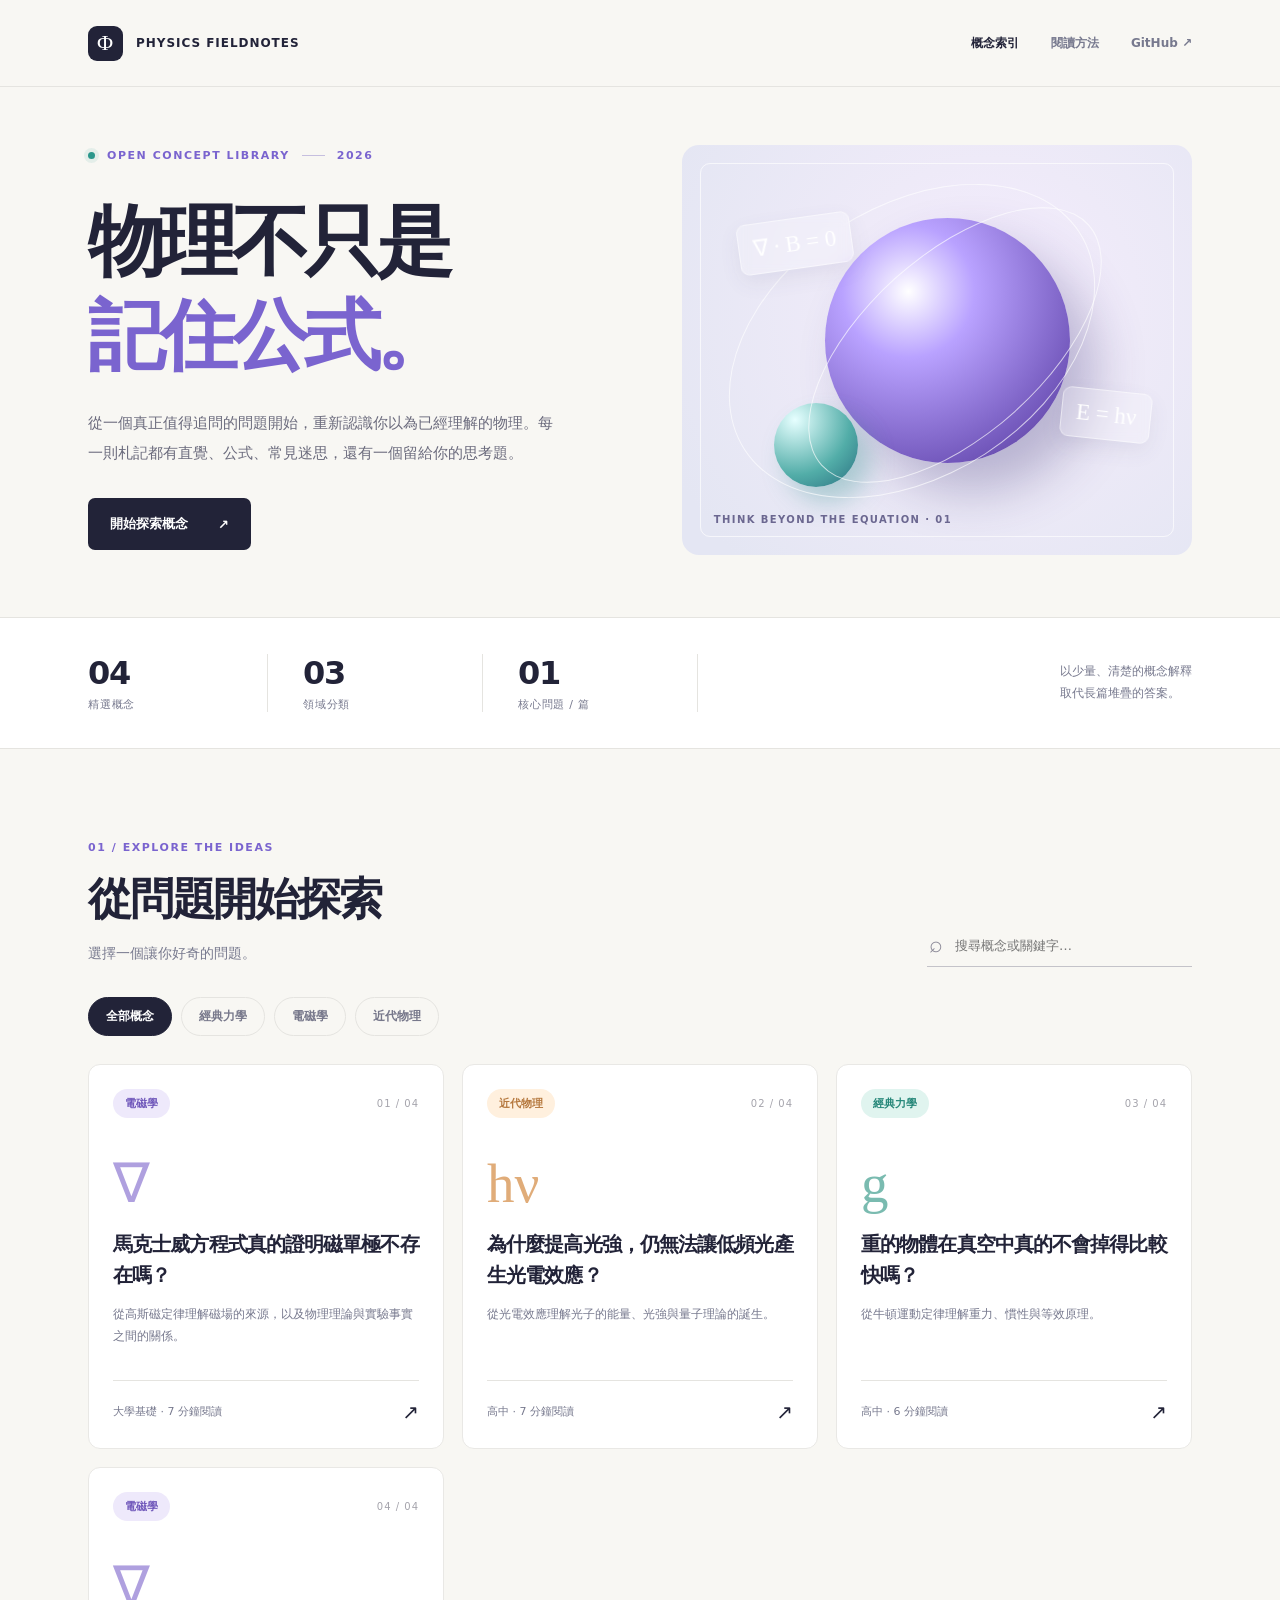
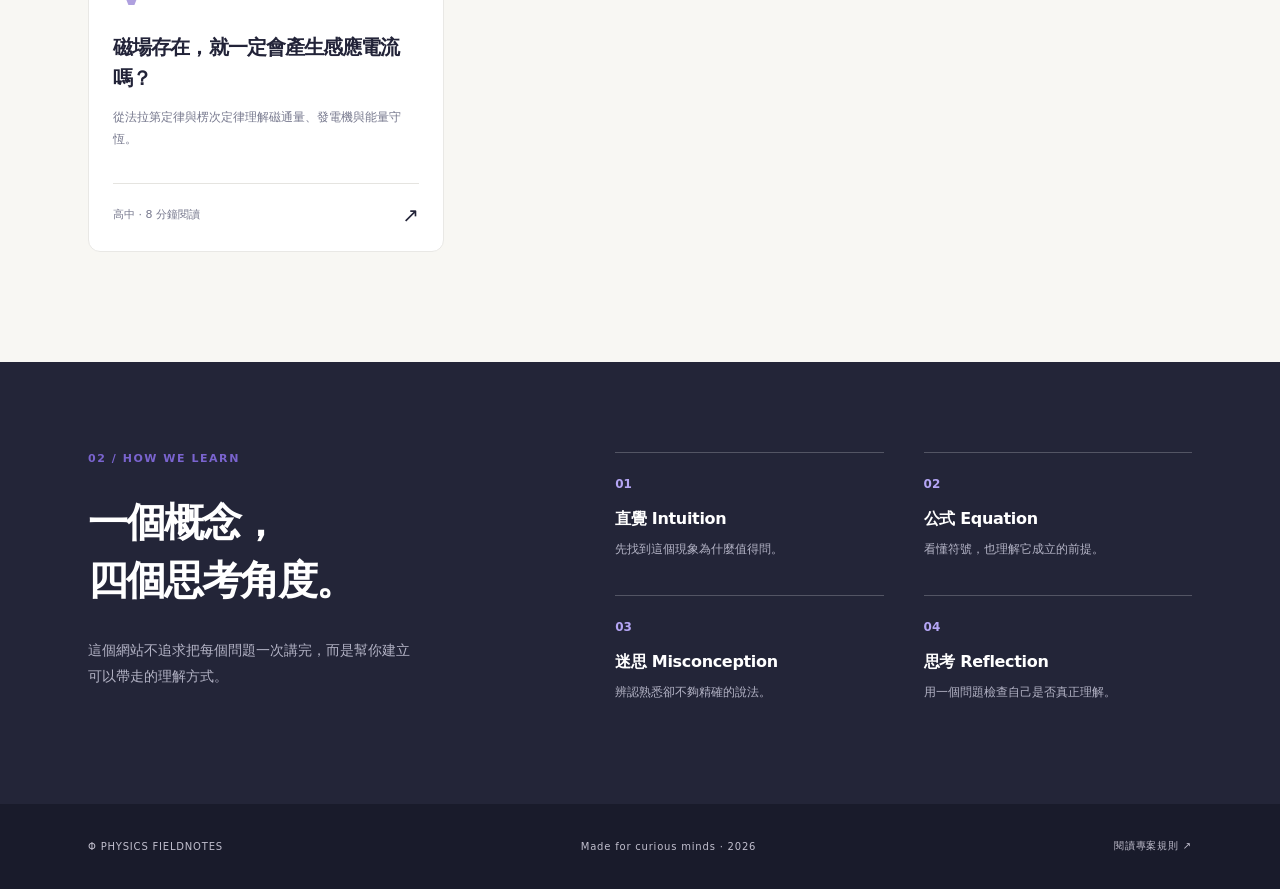
<file: index.html>
<!doctype html>
<html lang="zh-Hant">
<head>
  <meta charset="utf-8"><meta name="viewport" content="width=device-width, initial-scale=1">
  <meta name="description" content="Physics Fieldnotes：用直覺、方程式與思考題，重新理解熟悉的物理概念。">
  <title>Physics Fieldnotes — 物理概念札記</title>
  <link rel="stylesheet" href="assets/css/style.css">
</head>
<body data-page="home">
  <header class="site-header"><div class="shell nav"><a href="index.html" class="brand" aria-label="Physics Fieldnotes 首頁"><span class="brand-icon">Φ</span><span>PHYSICS <b>FIELDNOTES</b></span></a><nav aria-label="主選單"><a class="nav-link active" href="index.html">概念索引</a><a class="nav-link" href="#method">閱讀方法</a><a class="nav-link" href="https://github.com/weihsuanchung/physics-fieldnotes" target="_blank" rel="noopener noreferrer">GitHub ↗</a></nav></div></header>
  <main>
    <section class="hero shell"><div class="hero-copy"><div class="eyebrow"><span class="pulse"></span> OPEN CONCEPT LIBRARY <span class="tiny-line"></span> 2026</div><h1>物理不只是<br><em>記住公式。</em></h1><p class="hero-description">從一個真正值得追問的問題開始，重新認識你以為已經理解的物理。每一則札記都有直覺、公式、常見迷思，還有一個留給你的思考題。</p><a class="primary-link" href="#explore">開始探索概念 <span aria-hidden="true">↗</span></a></div><div class="hero-art" aria-label="以磁場與光波為靈感的抽象幾何圖"><div class="orb orb-one"></div><div class="orb orb-two"></div><div class="orbit orbit-a"></div><div class="orbit orbit-b"></div><div class="formula formula-one">∇ · B = 0</div><div class="formula formula-two">E = hν</div><div class="art-caption">THINK BEYOND THE EQUATION · 01</div></div></section>
    <section class="stats-band"><div class="shell stats-inner"><div><strong id="concept-count">03</strong><span>精選概念</span></div><div><strong>03</strong><span>領域分類</span></div><div><strong>01</strong><span>核心問題 / 篇</span></div><p>以少量、清楚的概念解釋<br>取代長篇堆疊的答案。</p></div></section>
    <section class="catalog shell" id="explore"><div class="section-overline">01 / EXPLORE THE IDEAS</div><div class="section-title-row"><div><h2>從問題開始探索</h2><p>選擇一個讓你好奇的問題。</p></div><div class="search-wrap"><label class="sr-only" for="search">搜尋物理概念</label><span aria-hidden="true">⌕</span><input type="search" id="search" placeholder="搜尋概念或關鍵字…" autocomplete="off"></div></div><div class="filters" role="group" aria-label="依領域篩選"><button class="filter active" data-category="all" type="button" aria-pressed="true">全部概念</button><button class="filter" data-category="mechanics" type="button" aria-pressed="false">經典力學</button><button class="filter" data-category="electromagnetism" type="button" aria-pressed="false">電磁學</button><button class="filter" data-category="modern" type="button" aria-pressed="false">近代物理</button></div><div id="concept-grid" class="concept-grid" aria-live="polite"></div><p class="empty-state" id="empty-state" hidden>目前沒有符合的概念。試試其他關鍵字或分類。</p></section>
    <section class="method-section" id="method"><div class="shell method-layout"><div><div class="section-overline">02 / HOW WE LEARN</div><h2>一個概念，<br>四個思考角度。</h2><p>這個網站不追求把每個問題一次講完，而是幫你建立可以帶走的理解方式。</p></div><div class="method-grid"><article><span>01</span><h3>直覺 Intuition</h3><p>先找到這個現象為什麼值得問。</p></article><article><span>02</span><h3>公式 Equation</h3><p>看懂符號，也理解它成立的前提。</p></article><article><span>03</span><h3>迷思 Misconception</h3><p>辨認熟悉卻不夠精確的說法。</p></article><article><span>04</span><h3>思考 Reflection</h3><p>用一個問題檢查自己是否真正理解。</p></article></div></div></section>
  </main>
  <footer class="site-footer"><div class="shell footer-inner"><span>Φ PHYSICS FIELDNOTES</span><span>Made for curious minds · 2026</span><a href="AGENTS.md">閱讀專案規則 ↗</a></div></footer>
  <script src="assets/js/concepts.js"></script><script src="assets/js/site.js"></script>
</body>
</html>
</file>
<file: assets/css/style.css>
:root{--ink:#222338;--muted:#77798e;--paper:#f8f7f3;--white:#fff;--line:#e5e4e0;--purple:#7a64cf;--teal:#2c978b;--orange:#e49b57}*{box-sizing:border-box}html{scroll-behavior:smooth}body{margin:0;color:var(--ink);background:var(--paper);font-family:Inter,"Noto Sans TC","PingFang TC","Microsoft JhengHei",system-ui,sans-serif;-webkit-font-smoothing:antialiased}a{color:inherit;text-decoration:none}button,input{font:inherit}button{cursor:pointer}button:focus-visible,a:focus-visible,input:focus-visible{outline:3px solid #5b7fe3;outline-offset:4px}.shell{max-width:1180px;margin:0 auto;padding-left:38px;padding-right:38px}.site-header{background:rgba(248,247,243,.97);border-bottom:1px solid var(--line)}.nav{min-height:86px;display:flex;align-items:center;justify-content:space-between;gap:20px}.brand{display:flex;align-items:center;gap:13px;font-size:12px;font-weight:550;letter-spacing:.08em;white-space:nowrap}.brand b{font-weight:800}.brand-icon{height:35px;width:35px;background:var(--ink);color:white;display:grid;place-items:center;border-radius:9px;font-family:Georgia,serif;font-size:22px;font-weight:400}.nav nav{display:flex;align-items:center;gap:32px}.nav-link{font-size:12px;color:var(--muted);font-weight:600}.nav-link:hover,.nav-link.active{color:var(--ink)}.hero{display:grid;grid-template-columns:1.05fr .95fr;gap:30px;min-height:530px;align-items:center;padding-top:50px;padding-bottom:55px}.eyebrow,.section-overline{font-size:11px;letter-spacing:.14em;font-weight:800;color:var(--purple)}.eyebrow{display:flex;gap:12px;align-items:center}.pulse{width:7px;height:7px;border-radius:50%;background:var(--teal);box-shadow:0 0 0 4px #2c978b19}.tiny-line{width:23px;height:1px;background:#c6bfdf}.hero h1{font-size:clamp(48px,6vw,77px);font-weight:850;letter-spacing:-.065em;line-height:1.23;margin:33px 0 24px}.hero h1 em{color:var(--purple);font-style:normal}.hero-description{max-width:470px;font-size:15px;line-height:2.05;color:#6b6b7d;margin-bottom:29px}.primary-link{display:inline-flex;align-items:center;gap:30px;background:var(--ink);color:white;font-weight:700;font-size:13px;border-radius:7px;padding:17px 22px;transition:transform .2s,background .2s}.primary-link:hover{background:#474162;transform:translateY(-2px)}.hero-art{height:410px;position:relative;overflow:hidden;border-radius:17px;background:radial-gradient(circle at 60% 40%,#f5ecff 0,#eeeaf8 38%,#e4e6f3 90%);isolation:isolate}.hero-art:before{content:"";position:absolute;inset:18px;border:1px solid #ffffffaa;border-radius:10px}.orb{position:absolute;border-radius:50%;filter:blur(.2px)}.orb-one{height:245px;width:245px;left:28%;top:18%;background:radial-gradient(circle at 34% 30%,#fff 0%,#b9a2ff 28%,#7257bb 75%,#4d397a 100%);box-shadow:25px 28px 50px #403a7850}.orb-two{height:84px;width:84px;left:18%;top:63%;background:radial-gradient(circle at 25% 20%,#e6ffff,#52ada8 60%,#296f80);box-shadow:12px 15px 25px #45999760}.orbit{position:absolute;border:1px solid #ffffffaa;border-radius:50%;transform:rotate(-33deg)}.orbit-a{height:270px;width:400px;left:6%;top:15%}.orbit-b{height:360px;width:180px;left:36%;top:5%;transform:rotate(48deg)}.formula{position:absolute;color:#fff;font-family:Georgia,serif;background:#ffffff3b;border:1px solid #ffffff7b;backdrop-filter:blur(7px);border-radius:9px;padding:11px 14px;box-shadow:0 8px 20px #57518418}.formula-one{top:18%;left:11%;transform:rotate(-8deg);font-size:23px}.formula-two{right:8%;bottom:28%;transform:rotate(6deg);font-size:23px}.art-caption{position:absolute;bottom:30px;left:32px;font-size:10px;letter-spacing:.14em;font-weight:800;color:#6b6790}.stats-band{border-top:1px solid var(--line);border-bottom:1px solid var(--line);background:#fff}.stats-inner{display:flex;align-items:center;gap:0;min-height:130px}.stats-inner>div{display:flex;flex-direction:column;gap:5px;min-width:180px;border-right:1px solid var(--line);margin-right:35px}.stats-inner strong{font-size:32px;font-weight:800;letter-spacing:-.04em}.stats-inner span{font-size:11px;letter-spacing:.07em;color:var(--muted)}.stats-inner p{margin-left:auto;font-size:12px;line-height:1.8;color:var(--muted)}.catalog{padding-top:92px;padding-bottom:110px}.section-title-row{display:flex;justify-content:space-between;align-items:end;gap:25px;margin:16px 0 30px}.section-title-row h2,.method-layout h2{font-size:clamp(30px,3.6vw,44px);letter-spacing:-.05em;margin:0 0 11px}.section-title-row p,.method-layout>div>p{font-size:14px;color:var(--muted);line-height:1.9;margin:0}.search-wrap{min-width:265px;display:flex;align-items:center;gap:10px;border-bottom:1px solid #c4c3c9;padding:12px 2px}.search-wrap span{font-size:23px;line-height:0.5;color:#8c8a98}.search-wrap input{width:100%;border:0;background:transparent;outline:0;font-size:13px;color:var(--ink)}.filters{display:flex;flex-wrap:wrap;gap:9px;margin:28px 0}.filter{border:1px solid var(--line);background:transparent;border-radius:99px;padding:10px 17px;color:#77788b;font-weight:650;font-size:12px}.filter:hover{background:#eeeaf5}.filter.active{background:var(--ink);border-color:var(--ink);color:white}.concept-grid{display:grid;grid-template-columns:repeat(3,minmax(0,1fr));gap:18px}.concept-card{min-height:385px;display:flex;flex-direction:column;border-radius:12px;padding:24px;background:#fff;border:1px solid #e9e8e5;transition:transform .2s,box-shadow .2s,border-color .2s}.concept-card:hover{transform:translateY(-5px);box-shadow:0 16px 45px #21203812;border-color:#cdc7e0}.card-top,.card-footer{display:flex;align-items:center;justify-content:space-between;gap:10px}.category-pill{display:inline-block;border-radius:99px;padding:7px 12px;background:#eee9fb;color:#7159bb;font-size:11px;font-weight:800}.concept-card.teal .category-pill,.article.teal .category-pill{background:#e0f4ef;color:#248678}.concept-card.orange .category-pill,.article.orange .category-pill{background:#fff0de;color:#b6793f}.card-number{font-size:10px;letter-spacing:.1em;color:#a5a4ac}.card-symbol{font-family:Georgia,serif;font-size:55px;color:#afa0df;line-height:1;margin:38px 0 18px}.concept-card.teal .card-symbol{color:#7abbb0}.concept-card.orange .card-symbol{color:#e0ac79}.concept-card h3{font-size:20px;line-height:1.55;letter-spacing:-.045em;margin:0 0 12px;font-weight:780}.concept-card p{font-size:12px;line-height:1.9;color:var(--muted);margin:0 0 28px}.card-footer{border-top:1px solid var(--line);margin-top:auto;padding-top:19px;font-size:11px;color:var(--muted)}.card-arrow{font-size:20px;color:var(--ink)}.empty-state{text-align:center;padding:40px;color:var(--muted)}.method-section{background:#232538;color:white;padding:90px 0 100px}.method-layout{display:grid;grid-template-columns:1fr 1.35fr;gap:100px;align-items:start}.method-layout h2{font-size:40px;line-height:1.45;margin:28px 0}.method-layout>div>p{color:#b3b3c5;max-width:330px}.method-grid{display:grid;grid-template-columns:1fr 1fr;gap:35px 40px}.method-grid article{border-top:1px solid #ffffff38;padding-top:20px}.method-grid article span{color:#b4a5f4;font-size:12px;font-weight:800}.method-grid h3{font-size:16px;letter-spacing:-.02em;margin:17px 0 9px}.method-grid p{font-size:12px;line-height:1.8;color:#b3b3c5;margin:0}.site-footer{background:#191b2b;color:#c1bfce}.footer-inner{display:flex;justify-content:space-between;align-items:center;gap:18px;min-height:85px;font-size:10px;letter-spacing:.08em}.footer-inner a:hover{color:white}.article-shell{max-width:880px;min-height:73vh;padding-top:50px;padding-bottom:85px}.back-link{font-size:12px;color:#77778a;display:inline-block;margin-bottom:55px}.back-link:hover{color:var(--purple)}.article-meta{display:flex;align-items:center;gap:13px;font-size:12px;color:var(--muted)}.article h1{font-size:clamp(32px,4vw,53px);line-height:1.4;letter-spacing:-.05em;margin:25px 0 16px}.article-deck{font-size:18px;color:#757586;line-height:1.9}.article-ornament{display:flex;align-items:center;justify-content:center;color:#aaa1d4;font-family:Georgia,serif;font-size:48px;letter-spacing:.1em;height:165px;background:linear-gradient(110deg,#ede9f6,#e7eef0);border-radius:12px;margin:40px 0 54px}.article.teal .article-ornament{background:linear-gradient(110deg,#e1f0eb,#edf1f2)}.article.orange .article-ornament{background:linear-gradient(110deg,#fae9dc,#f0ebeb)}.article-section{padding:10px 0 38px;border-bottom:1px solid var(--line);margin-bottom:33px}.section-count{font-size:10px;letter-spacing:.15em;font-weight:800;color:var(--purple)}.article.teal .section-count{color:var(--teal)}.article.orange .section-count{color:#c48247}.article-section h2,.references h2{font-size:23px;letter-spacing:-.035em;margin:13px 0 20px}.article-section>p,.equation-box p,.question-box p,.takeaway-box p{font-size:15px;line-height:2;letter-spacing:.005em}.equation-box{padding:18px 25px 24px;background:#fff;border:1px solid var(--line);border-radius:12px}.equation{font-size:19px;overflow-x:auto;min-height:65px;text-align:center;padding:6px 0}.equation-box p{font-size:13px;color:#767587;margin:6px 0 0}.myth-box{border-left:3px solid #d8a383;background:#fdf0e9;padding:15px 22px;margin:12px 0 20px}.myth-box .myth-label{font-size:11px;font-weight:800;color:#a66d4c;margin:0}.myth-box p:not(.myth-label){font-weight:650;font-size:15px;line-height:1.8;margin:8px 0 0}.question-box{padding:26px;background:#eeeaf9;border-radius:12px}.question-box p{margin:0 0 20px;font-weight:680}.hint-toggle{font-size:12px;font-weight:750;color:#7257bb;border:1px solid #cfc4ea;background:white;padding:12px 15px;border-radius:8px}.hint-toggle span{margin-left:14px}.hint-content{margin-top:19px;padding-top:15px;border-top:1px solid #ccc3e5;font-size:13px;line-height:1.9}.takeaway-box{background:#24253b;color:white;border-radius:12px;padding:26px 30px;margin-top:37px}.takeaway-box span{font-size:10px;font-weight:800;letter-spacing:.12em;color:#b7a4f2}.takeaway-box p{font-size:17px;margin:12px 0 0}.references{margin-top:45px}.references a{text-decoration:underline;color:#6355a5}.references li{margin-bottom:9px}.article-bottom{display:flex;justify-content:space-between;gap:10px;color:var(--muted);font-size:12px;margin-top:65px}.article-bottom a{color:#62519f}.not-found{padding:65px 0 100px}.not-found p{margin-bottom:30px;color:var(--muted)}.sr-only{position:absolute;width:1px;height:1px;padding:0;margin:-1px;overflow:hidden;clip:rect(0,0,0,0);white-space:nowrap;border:0}@media(max-width:900px){.concept-grid{grid-template-columns:repeat(2,minmax(0,1fr))}.hero{grid-template-columns:1fr 1fr}.hero-art{height:350px}.method-layout{gap:45px}.stats-inner>div{min-width:135px;margin-right:25px}}@media(max-width:760px){.shell{padding-left:20px;padding-right:20px}.nav{min-height:70px}.brand{font-size:10px;gap:8px}.brand-icon{height:31px;width:31px}.nav nav{gap:15px}.nav-link{font-size:11px}.nav-link:last-child{display:none}.hero{grid-template-columns:1fr;padding-top:62px;min-height:auto;gap:40px}.hero h1{font-size:56px}.hero-art{height:285px}.stats-inner{flex-wrap:wrap;gap:20px;padding-top:22px;padding-bottom:23px}.stats-inner>div{min-width:calc(33% - 20px);margin:0}.stats-inner strong{font-size:25px}.stats-inner p{width:100%;margin:0}.catalog{padding-top:67px;padding-bottom:70px}.section-title-row{display:block}.search-wrap{margin-top:25px;min-width:0;width:100%}.concept-grid{grid-template-columns:1fr}.concept-card{min-height:335px}.card-symbol{margin:25px 0 16px}.method-section{padding:65px 0}.method-layout{grid-template-columns:1fr;gap:40px}.method-grid{gap:23px}.method-layout h2{font-size:37px}.footer-inner{flex-wrap:wrap;padding-top:23px;padding-bottom:23px;line-height:1.5}.article-shell{padding-top:30px}.back-link{margin-bottom:38px}.article-ornament{height:110px;margin:25px 0 36px}.article-deck{font-size:15px}.article h1{font-size:33px}.equation{font-size:15px}.equation-box{padding:15px}.article-bottom{flex-direction:column}.stats-inner>div{border:0}}@media(prefers-reduced-motion:reduce){html{scroll-behavior:auto}*{transition:none!important}}
</file>
